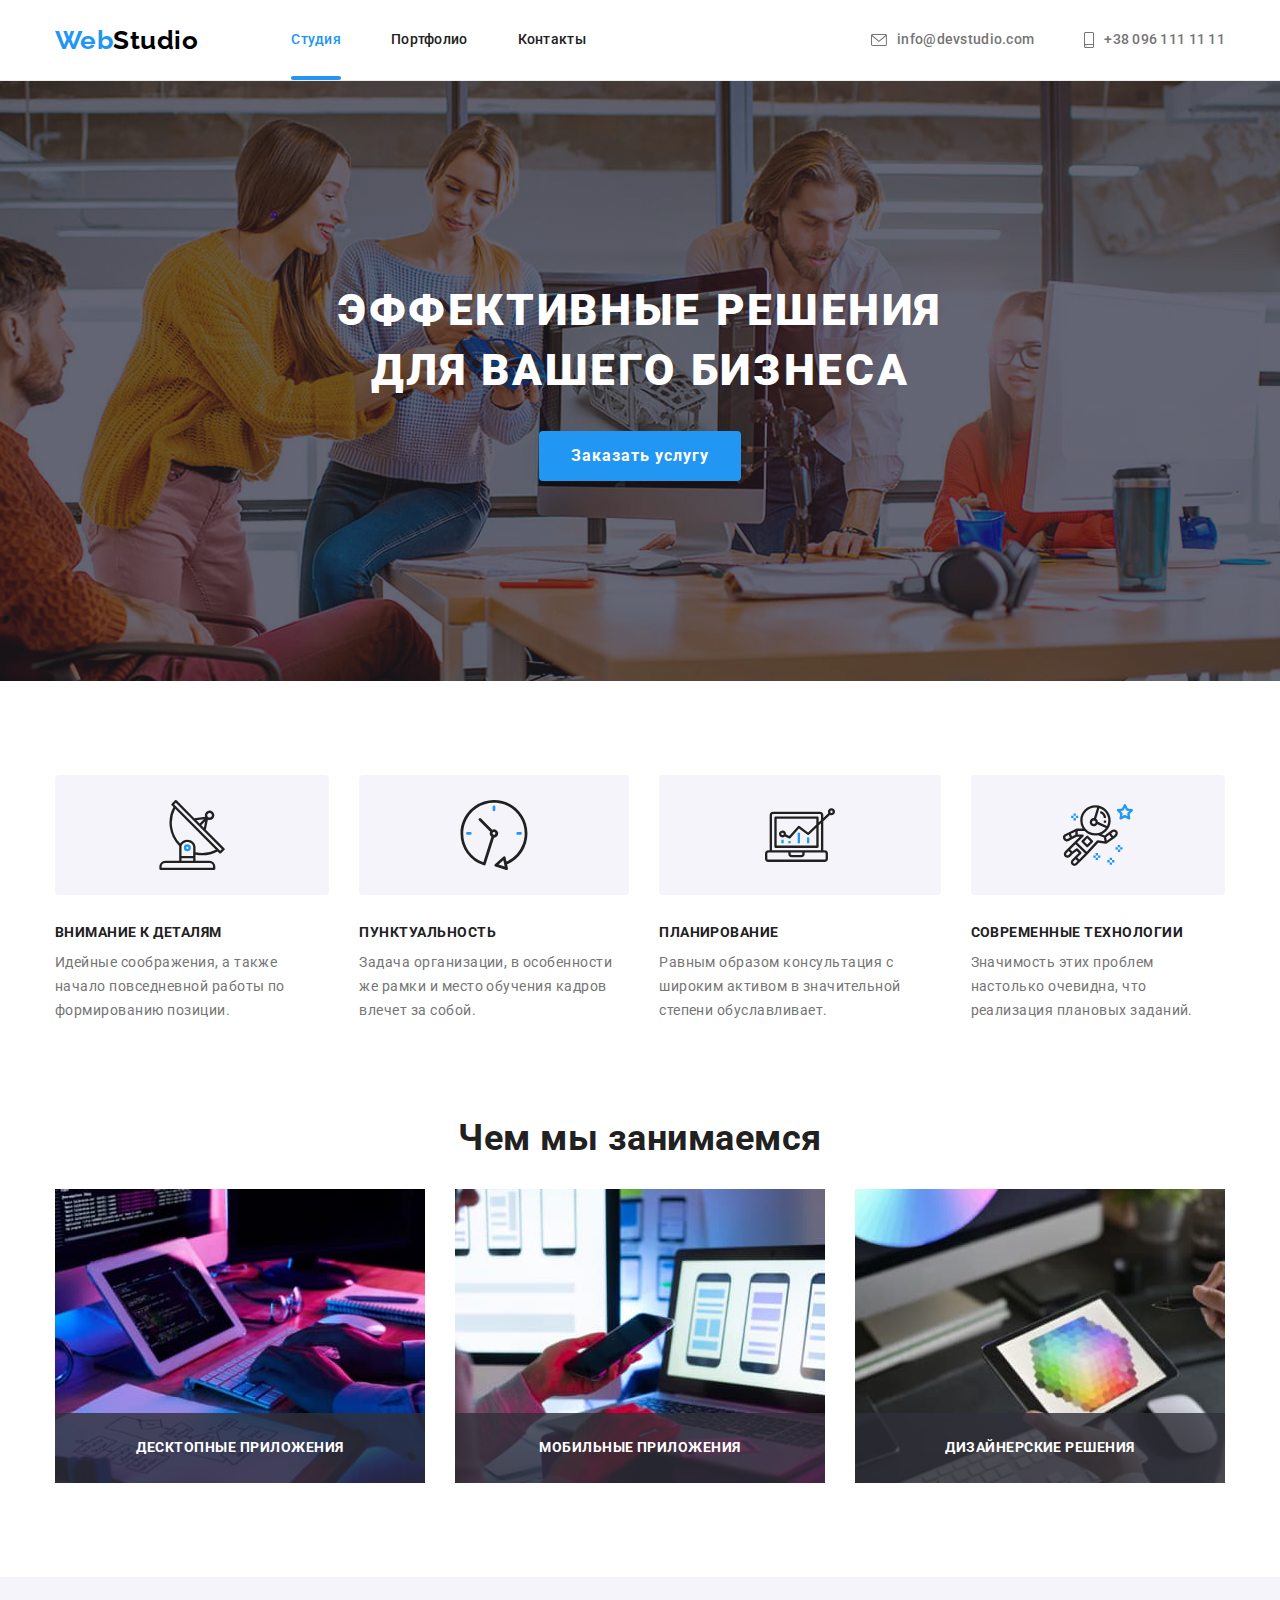
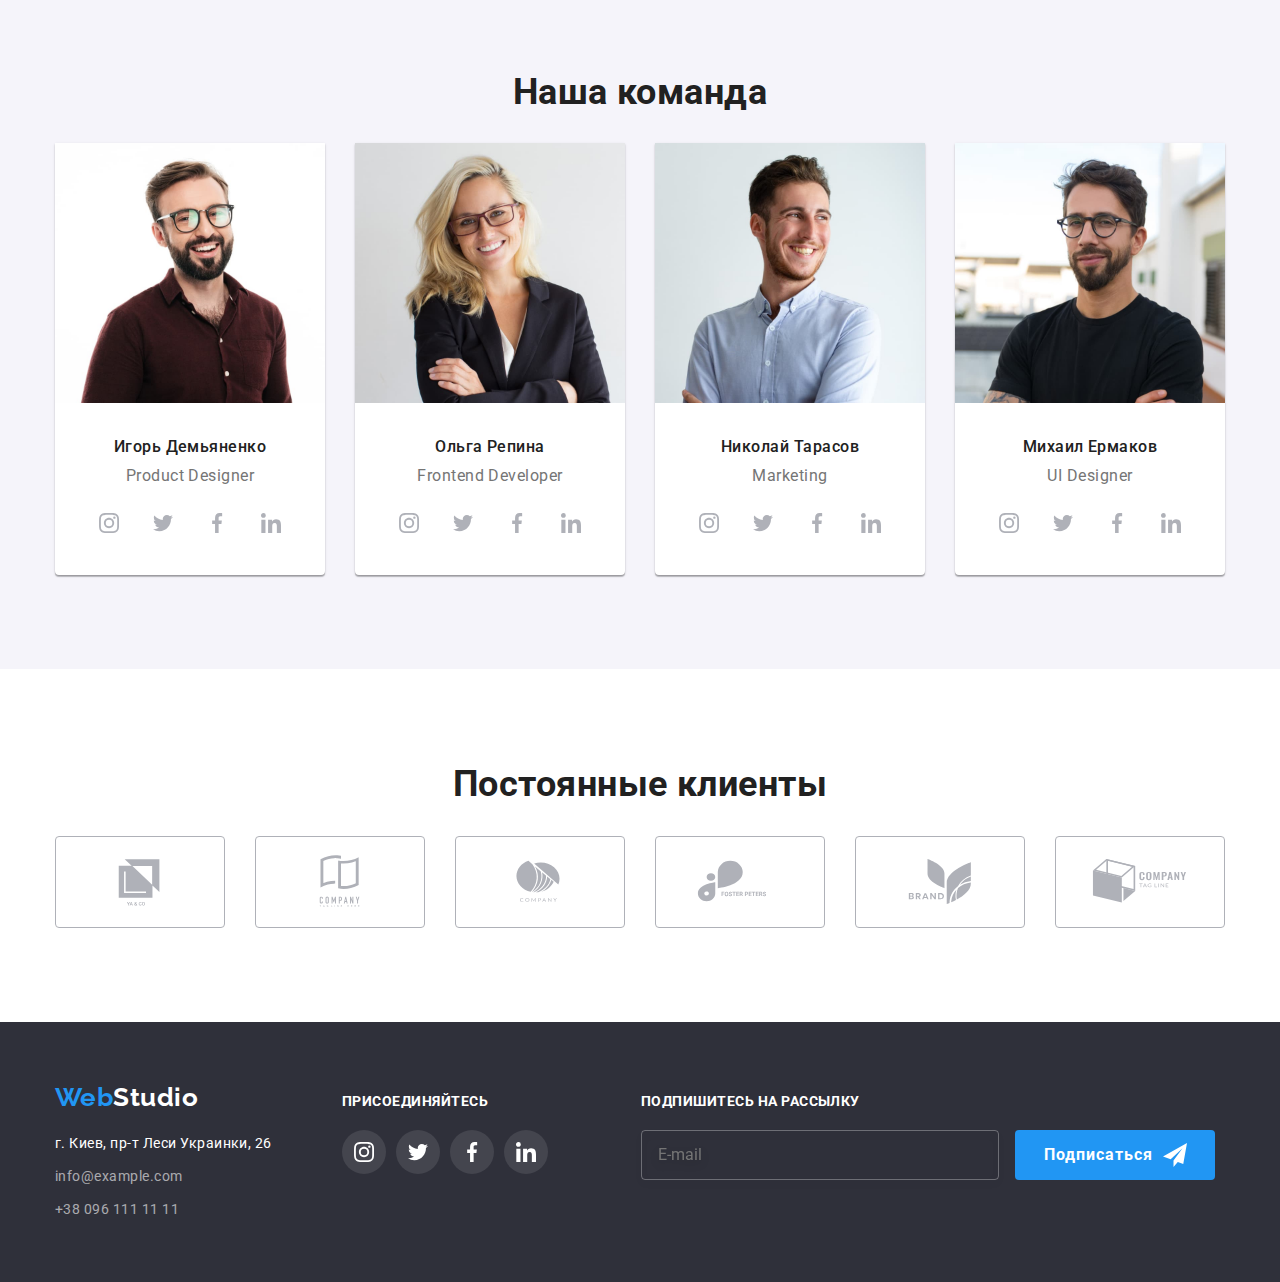
<file: index.html>
<!DOCTYPE html>
<html lang="ru">

<head>
    <meta charset="UTF-8">
    <meta http-equiv="X-UA-Compatible" content="IE=edge">
    <meta name="viewport" content="width=device-width, initial-scale=1.0">
    <title>WebStudio</title>
    <link rel="preconnect" href="https://fonts.googleapis.com">
    <link rel="preconnect" href="https://fonts.gstatic.com" crossorigin>
    <link
        href="https://fonts.googleapis.com/css2?family=Raleway:wght@700&family=Roboto:wght@400;500;700;900&display=swap"
        rel="stylesheet">
    <link rel="stylesheet"
        href="https://cdnjs.cloudflare.com/ajax/libs/modern-normalize/1.1.0/modern-normalize.min.css">
    <link rel="stylesheet" href="./css/styles.css">
</head>

<body class="page">
    <!--Шапка-->
    <header class="page-header">
        <div class="container nav">
            <nav class="main-nav">
                <a lang="en" href="./index.html" class="logo"><span class="logo-type">Web</span>Studio</a>
                <ul class="site-nav list">
                    <li class="item"><a href="./index.html" class="site-nav-link current">Студия</a></li>
                    <li class="item"><a href="./portfolio.html" class="site-nav-link">Портфолио</a></li>
                    <li class="item"><a href="" class="site-nav-link">Контакты</a></li>
                </ul>
            </nav>
            <ul class="contacts-nav list">
                <li class="item">
                    <a lang="en" href="mailto:info@devstudio.com" class="contact">
                        <svg class="contact-icon">
                            <use href="./images/sprite.svg#icon-letter"></use>
                        </svg>info@devstudio.com
                    </a>
                </li>
                <li class="item">
                    <a href="tel:+380961111111" class="contact">
                        <svg class="contact-icon tel">
                            <use href="./images/sprite.svg#icon-smartphone"></use>
                        </svg>+38 096 111 11 11
                    </a>
                </li>
            </ul>
        </div>
    </header>
    <!-- Главный контент -->
    <main>
        <!--Герой-->
        <section class="hero">
            <h1 class="hero-title">Эффективные решения <br>для вашего бизнеса</h1>
            <button type="button" class="button-hero" data-modal-open>Заказать услугу</button>
        </section>
        <!--Особенности-->
        <section class="section features">
            <div class="container features">
                <h2 class="section-title" hidden>Особенности</h2>
                <ul class="features-list list">
                    <li class="item">
                        <div class="features-icon-bg">
                            <svg class="icon attention">
                                <use href="./images/sprite.svg#icon-antenna"></use>
                            </svg>
                        </div>
                        <h3 class="title">Внимание к деталям</h3>
                        <p class="features-text">Идейные соображения, а также начало повседневной работы по формированию
                            позиции.</p>
                    </li>
                    <li class="item">
                        <div class="features-icon-bg">
                            <svg class="icon punctuality">
                                <use href="./images/sprite.svg#icon-clock"></use>
                            </svg>
                        </div>
                        <h3 class="title">Пунктуальность</h3>
                        <p class="features-text">Задача организации, в особенности же рамки и место обучения кадров
                            влечет за собой.</p>
                    </li>
                    <li class="item">
                        <div class="features-icon-bg">
                            <svg class="icon plan">
                                <use href="./images/sprite.svg#icon-diagram"></use>
                            </svg>
                        </div>
                        <h3 class="title">Планирование</h3>
                        <p class="features-text">Равным образом консультация с широким активом в значительной степени
                            обуславливает.</p>
                    </li>
                    <li class="item">
                        <div class="features-icon-bg">
                            <svg class="icon technology">
                                <use href="./images/sprite.svg#icon-astronaut"></use>
                            </svg>
                        </div>
                        <h3 class="title">Современные технологии</h3>
                        <p class="features-text">Значимость этих проблем настолько очевидна, что реализация плановых
                            заданий.</p>
                    </li>
                </ul>
            </div>
        </section>
        <!--Чем занимаются-->
        <section class="section abilities">
            <div class="container abilities">
                <h2 class="section-title">Чем мы занимаемся</h2>
                <ul class="abilities-list list">
                    <li class="item">
                        <div class="item-overlay">
                            <img src="./images/whatwedo/layout.jpg" alt="Верстка" width="370">
                            <h3 class="item-title">Десктопные приложения</h3>
                        </div>
                    </li>
                    <li class="item">
                        <div class="item-overlay">
                            <img src="./images/whatwedo/styling.jpg" alt="Дизайн" width="370">
                            <h3 class="item-title">Мобильные приложения</h3>
                        </div>
                    </li>
                    <li class="item">
                        <div class="item-overlay">
                            <img src="./images/whatwedo/decor.jpg" alt="Оформление" width="370">
                            <h3 class="item-title">Дизайнерские решения</h3>
                        </div>
                    </li>
                </ul>
            </div>
        </section>
        <!--Команда-->
        <section class="section team">
            <div class="container">
                <h2 class="section-title">Наша команда</h2>
                <ul class="team-list list">
                    <li class="item">
                        <img src="./images/team/igor.jpg" alt="Фото Игорь Демьяненко" width="270" class="photo">
                        <div class="item-name">
                            <h3 class="title">Игорь Демьяненко</h3>
                            <p lang="en" class="profession">Product Designer</p>
                            <ul class="social-links list">
                                <li class="link-item"><a class="link" href="https://www.instagram.com/" target="_blank" rel="noopener noreferrer">
                                        <svg class="link-icon">
                                            <use href="./images/sprite.svg#icon-instagram"></use>
                                        </svg>
                                    </a>
                                </li>
                                <li class="link-item"><a class="link" href="https://twitter.com/" target="_blank" rel="noopener noreferrer">
                                        <svg class="link-icon">
                                            <use href="./images/sprite.svg#icon-twitter"></use>
                                        </svg>
                                    </a>
                                </li>
                                <li class="link-item"><a class="link" href="https://facebook.com/" target="_blank" rel="noopener noreferrer">
                                        <svg class="link-icon">
                                            <use href="./images/sprite.svg#icon-facebook"></use>
                                        </svg>
                                    </a>
                                </li>
                                <li class="link-item"><a class="link likedin" href="https://www.linkedin.com/" target="_blank"
                                        rel="noopener noreferrer">
                                        <svg class="link-icon">
                                            <use href="./images/sprite.svg#icon-linkedin"></use>
                                        </svg>
                                    </a>
                                </li>
                            </ul>
                        </div>
                    </li>
                    <li class="item">
                        <img src="./images/team/olga.jpg" alt="Фото Ольга Репина" width="270" class="photo">
                        <div class="item-name">
                            <h3 class="title">Ольга Репина</h3>
                            <p lang="en" class="profession">Frontend Developer</p>
                            <ul class="social-links list">
                                <li class="link-item"><a class="link" href="https://www.instagram.com/" target="_blank" rel="noopener noreferrer">
                                        <svg class="link-icon">
                                            <use href="./images/sprite.svg#icon-instagram"></use>
                                        </svg>
                                    </a>
                                </li>
                                <li class="link-item"><a class="link" href="https://twitter.com/" target="_blank" rel="noopener noreferrer">
                                        <svg class="link-icon">
                                            <use href="./images/sprite.svg#icon-twitter"></use>
                                        </svg>
                                    </a>
                                </li>
                                <li class="link-item"><a class="link" href="https://facebook.com/" target="_blank" rel="noopener noreferrer">
                                        <svg class="link-icon">
                                            <use href="./images/sprite.svg#icon-facebook"></use>
                                        </svg>
                                    </a>
                                </li>
                                <li class="link-item"><a class="link likedin" href="https://www.linkedin.com/" target="_blank"
                                        rel="noopener noreferrer">
                                        <svg class="link-icon">
                                            <use href="./images/sprite.svg#icon-linkedin"></use>
                                        </svg>
                                    </a>
                                </li>
                            </ul>
                        </div>
                    </li>
                    <li class="item">
                        <img src="./images/team/nikolay.jpg" alt="Фото Николай Тарасов" width="270" class="photo">
                        <div class="item-name">
                            <h3 class="title">Николай Тарасов</h3>
                            <p lang="en" class="profession">Marketing</p>
                            <ul class="social-links list">
                                <li class="link-item"><a class="link" href="https://www.instagram.com/" target="_blank" rel="noopener noreferrer">
                                        <svg class="link-icon">
                                            <use href="./images/sprite.svg#icon-instagram"></use>
                                        </svg>
                                    </a>
                                </li>
                                <li class="link-item"><a class="link" href="https://twitter.com/" target="_blank" rel="noopener noreferrer">
                                        <svg class="link-icon">
                                            <use href="./images/sprite.svg#icon-twitter"></use>
                                        </svg>
                                    </a>
                                </li>
                                <li class="link-item"><a class="link" href="https://facebook.com/" target="_blank" rel="noopener noreferrer">
                                        <svg class="link-icon">
                                            <use href="./images/sprite.svg#icon-facebook"></use>
                                        </svg>
                                    </a>
                                </li>
                                <li class="link-item"><a class="link likedin" href="https://www.linkedin.com/" target="_blank"
                                        rel="noopener noreferrer">
                                        <svg class="link-icon">
                                            <use href="./images/sprite.svg#icon-linkedin"></use>
                                        </svg>
                                    </a>
                                </li>
                            </ul>
                        </div>
                    </li>
                    <li class="item">
                        <img src="./images/team/michael.jpg" alt="Фото Михаил Ермаков" width="270" class="photo">
                        <div class="item-name">
                            <h3 class="title">Михаил Ермаков</h3>
                            <p lang="en" class="profession">UI Designer</p>
                            <ul class="social-links list">
                                <li class="link-item"><a class="link" href="https://www.instagram.com/" target="_blank" rel="noopener noreferrer">
                                        <svg class="link-icon">
                                            <use href="./images/sprite.svg#icon-instagram"></use>
                                        </svg>
                                    </a>
                                </li>
                                <li class="link-item"><a class="link" href="https://twitter.com/" target="_blank" rel="noopener noreferrer">
                                        <svg class="link-icon">
                                            <use href="./images/sprite.svg#icon-twitter"></use>
                                        </svg>
                                    </a>
                                </li>
                                <li class="link-item"><a class="link" href="https://facebook.com/" target="_blank" rel="noopener noreferrer">
                                        <svg class="link-icon">
                                            <use href="./images/sprite.svg#icon-facebook"></use>
                                        </svg>
                                    </a>
                                </li>
                                <li class="link-item"><a class="link likedin" href="https://www.linkedin.com/" target="_blank"
                                        rel="noopener noreferrer">
                                        <svg class="link-icon">
                                            <use href="./images/sprite.svg#icon-linkedin"></use>
                                        </svg>
                                    </a>
                                </li>
                            </ul>
                        </div>
                    </li>
                </ul>
            </div>
        </section>
        <!-- Клиенты -->
        <section class="section clients">
            <div class="container">
                <h2 class="section-title">Постоянные клиенты</h2>
                <ul class="clients-list list">
                    <li class="client-item">
                        <a class="client-link" href="">
                            <svg class="client-icon">
                                <use href="./images/sprite.svg#icon-company1"></use>
                            </svg>
                        </a>
                    </li>
                    <li class="client-item">
                        <a class="client-link" href="">
                            <svg class="client-icon">
                                <use href="./images/sprite.svg#icon-company2"></use>
                            </svg>
                        </a>
                    </li>
                    <li class="client-item">
                        <a class="client-link" href="">
                            <svg class="client-icon">
                                <use href="./images/sprite.svg#icon-company3"></use>
                            </svg>
                        </a>
                    </li>
                    <li class="client-item">
                        <a class="client-link" href="">
                            <svg class="client-icon">
                                <use href="./images/sprite.svg#icon-company4"></use>
                            </svg>
                        </a>
                    </li>
                    <li class="client-item">
                        <a class="client-link" href="">
                            <svg class="client-icon">
                                <use href="./images/sprite.svg#icon-company5"></use>
                            </svg>
                        </a>
                    </li>
                    <li class="client-item">
                        <a class="client-link" href="">
                            <svg class="client-icon">
                                <use href="./images/sprite.svg#icon-company6"></use>
                            </svg>
                        </a>
                    </li>
                </ul>
            </div>
        </section>
    </main>
    <!--Футер-->
    <footer class="footer">
        <div class="container">
            <div class="footer-adress">
                <a lang="en" href="./index.html" class="logo-footer"><span class="logo-type">Web</span>Studio</a>
                <address class="address">
                    <ul class="address-list list">
                        <li class="item"><a href="https://goo.gl/maps/7h8aDrKKwfjGKreX9" target="_blank" rel="noopener noreferrer"
                                class="address-nav">г. Киев, пр-т
                                Леси Украинки, 26</a> </li>
                        <li class="item"><a href="mailto:info@devstudio.com" class="contact-footer mail">info@example.com</a> </li>
                        <li class="item"><a href="tel:+380961111111" class="contact-footer">+38 096 111 11 11</a> </li>
                    </ul>
                </address>
            </div>
            <div class="social-footer">
                <h2 class="title">присоединяйтесь</h2>
                <ul class="link-footer list">
                    <li class="link-item">
                        <a class="link" href="https://www.instagram.com/" target="_blank" rel="noopener noreferrer">
                            <svg class="link-icon">
                                <use href="./images/sprite.svg#icon-instagram"></use>
                            </svg>
                        </a>
                    </li>
                    <li class="link-item">
                        <a class="link" href="https://twitter.com/" target="_blank" rel="noopener noreferrer">
                            <svg class="link-icon">
                                <use href="./images/sprite.svg#icon-twitter"></use>
                            </svg>
                        </a>
                    </li>
                    <li class="link-item">
                        <a class="link" href="https://facebook.com/" target="_blank" rel="noopener noreferrer">
                            <svg class="link-icon">
                                <use href="./images/sprite.svg#icon-facebook"></use>
                            </svg>
                        </a>
                    </li>
                    <li class="link-item">
                        <a class="link" href="https://www.linkedin.com/" target="_blank" rel="noopener noreferrer">
                            <svg class="link-icon">
                                <use href="./images/sprite.svg#icon-linkedin"></use>
                            </svg>
                        </a>
                    </li>
                </ul>
            </div>
            <div class="distribution">
                <h2 class="distribution-title">Подпишитесь на рассылку</h2>
                <input type="email" placeholder="E-mail" class="distribution-input">
                <button type="submit" class="distribution-button">Подписаться
                    <svg class="distribution-icon">
                        <use href="./images/sprite.svg#icon-send"></use>
                    </svg>
                </button>
            </div>
        </div>
    </footer>

    <div class="backdrop is-hidden" data-modal>
        <div class="modal">
            <button class="modal-close" data-modal-close>
                <svg class="close-icon">
                    <use href="./images/sprite.svg#icon-close"></use>
                </svg>
            </button>
            <form class="user-form" autocomplete="off">
                <h2 class="title">Оставьте свои данные, мы вам перезвоним</h2>
                <label class="user-field">
                    <span class="user-label">Имя</span>
                    <input type="text" name="first-name" class="user-input">
                    <svg class="form-icon">
                        <use href="./images/sprite.svg#icon-person"></use>
                    </svg>
                </label>
                <label class="user-field">
                    <span class="user-label">Телефон</span>
                    <input type="tel" name="tel" class="user-input">
                    <svg class="form-icon">
                        <use href="./images/sprite.svg#icon-phone"></use>
                    </svg>
                </label>
                <label class="user-field">
                    <span class="user-label">Почта</span>
                    <input type="email" name="email" class="user-input">
                    <svg class="form-icon">
                        <use href="./images/sprite.svg#icon-email"></use>
                    </svg>
                </label>
                <label class="user-comment">
                    <span class="comment">Комментарий</span>
                    <textarea name="comment" rows="10" placeholder="Введите текст"></textarea>
                </label>
                <label class="user-argeement">
                    <div class="checkbox-container">
                        <input type="checkbox" name="agreement" class="agreement-checkbox">
                        <svg class="checkbox-icon">
                            <use href="./images/sprite.svg#icon-check"></use>
                        </svg>
                        <span class="checkbox-unchecked"></span>
                    </div>
                    <span class="text-agreement">Соглашаюсь с рассылкой и принимаю <a href="" class="agreement-link">Условия договора</a></span>
                </label>
                <div class="form-button">
                    <button type="submit" class="user-submit">Отправить</button>
                </div>
            </form>
        </div>
    </div>

    <script src="./js/modal.js"></script>
</body>

</html>
</file>
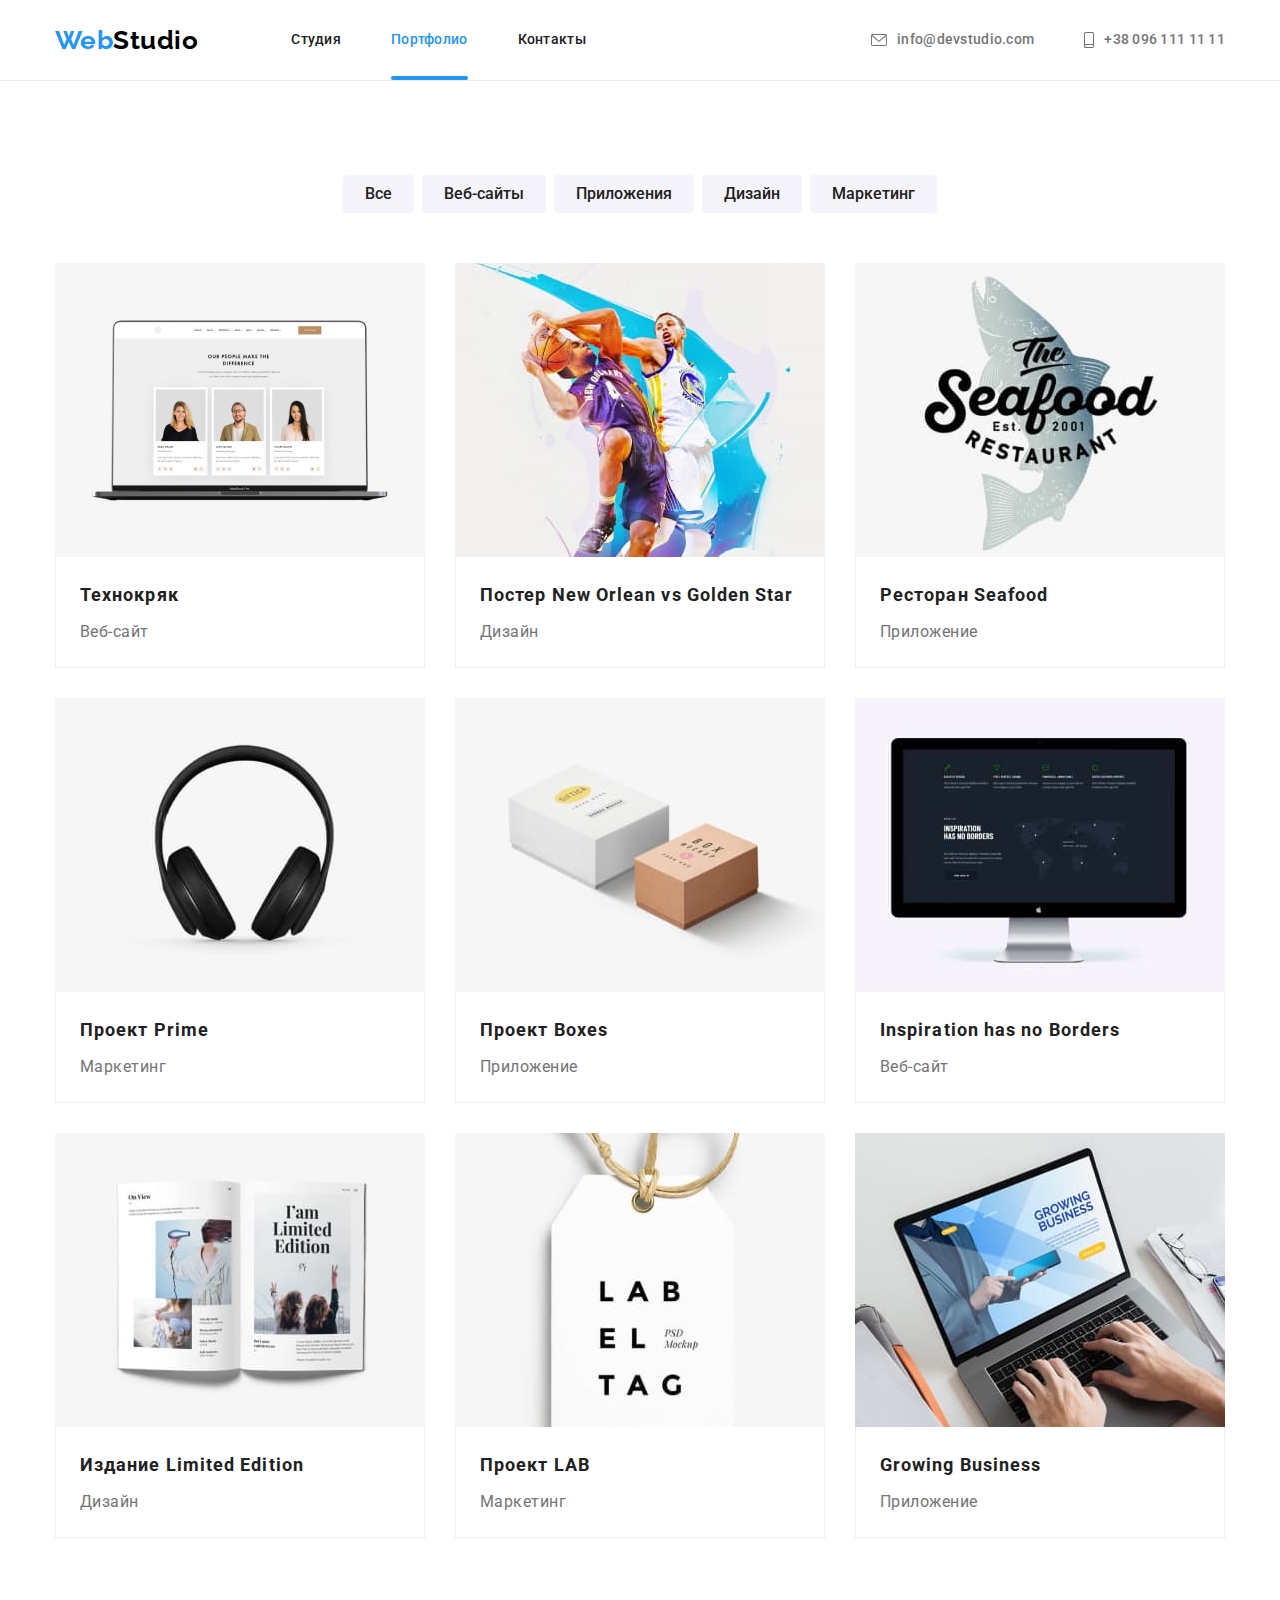
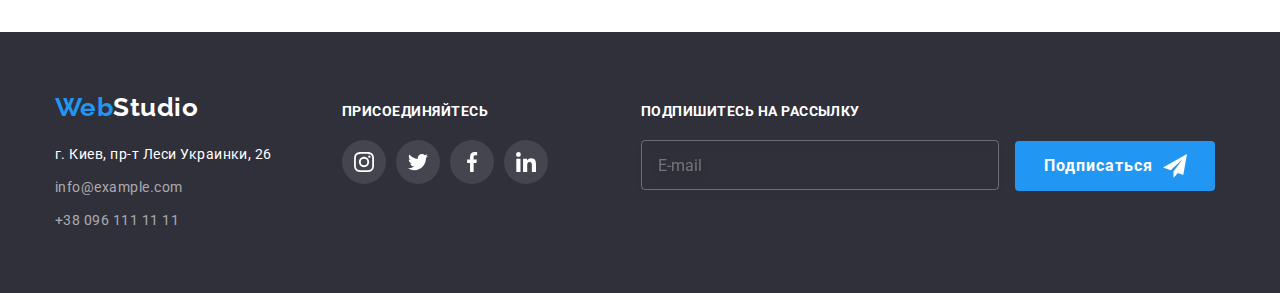
<file: portfolio.html>
<!DOCTYPE html>
<html lang="ru">

<head>
    <meta charset="UTF-8">
    <meta http-equiv="X-UA-Compatible" content="IE=edge">
    <meta name="viewport" content="width=device-width, initial-scale=1.0">
    <title>WebStudio</title>
    <link rel="preconnect" href="https://fonts.googleapis.com">
    <link rel="preconnect" href="https://fonts.gstatic.com" crossorigin>
    <link
        href="https://fonts.googleapis.com/css2?family=Raleway:wght@700&family=Roboto:wght@400;500;700;900&display=swap"
        rel="stylesheet">
    <link rel="stylesheet"
        href="https://cdnjs.cloudflare.com/ajax/libs/modern-normalize/1.1.0/modern-normalize.min.css">
    <link rel="stylesheet" href="./css/styles.css">
</head>

<body class="page">
    <!--Шапка-->
    <header class="page-header">
        <div class="container nav">
            <nav class="main-nav">
                <a lang="en" href="./index.html" class="logo"><span class="logo-type">Web</span>Studio</a>
                <ul class="site-nav list">
                    <li class="item"><a href="./index.html" class="site-nav-link">Студия</a></li>
                    <li class="item"><a href="./portfolio.html" class="site-nav-link current">Портфолио</a></li>
                    <li class="item"><a href="" class="site-nav-link">Контакты</a></li>
                </ul>
            </nav>
            <ul class="contacts-nav list">
                <li class="item">
                    <a lang="en" href="mailto:info@devstudio.com" class="contact">
                        <svg class="contact-icon">
                            <use href="./images/sprite.svg#icon-letter"></use>
                        </svg>info@devstudio.com
                    </a>
                </li>
                <li class="item">
                    <a href="tel:+380961111111" class="contact">
                        <svg class="contact-icon tel">
                            <use href="./images/sprite.svg#icon-smartphone"></use>
                        </svg>+38 096 111 11 11
                    </a>
                </li>
            </ul>
        </div>
    </header>
    <!-- Главный контент -->
    <main>
        <section class="portfolio">
            <div class="container works">
                <h1 class="portfolio-title" hidden>Портфолио</h1>
                <!-- Фильтр -->
                <ul class="filter list">
                    <li class="item"><button type="button" class="button-filter">Все</button></li>
                    <li class="item"><button type="button" class="button-filter">Веб-сайты</button></li>
                    <li class="item"><button type="button" class="button-filter">Приложения</button></li>
                    <li class="item"><button type="button" class="button-filter">Дизайн</button></li>
                    <li class="item"><button type="button" class="button-filter">Маркетинг</button></li>
                </ul>
                <!-- Проекты -->
                <ul class="projects list">
                    <li class="item">
                        <a class="projects-link" href="">
                            <div class="item-overlay">
                                <img src="./images/portfolio/technoquack.jpg" alt="Ноутбук с открытой веб-страницей Технокряк" width="370"
                                    class="photo">
                                <p class="item-description">Ресурс предлагает комплексные предложения с разным уровнем функционала и сервисов. Все это позволит посетителю получить
                                исчерпывающие сведения о компании или частном лице.</p>
                            </div>
                            <div class="item-name">
                                <h2 class="project-title">Технокряк</h2>
                            <p class="projects-direction">Веб-сайт</p>
                            </div>
                        </a>
                    </li>
                    <li class="item">
                        <a class="projects-link" href="">
                            <div class="item-overlay">
                                <img src="./images/portfolio/poster.jpg" alt="Постер с двумя игроками НБА" width="370" class="photo">
                                <p class="item-description">Ресурс предлагает комплексные предложения с разным уровнем функционала и сервисов. Все это
                                    позволит посетителю получить
                                    исчерпывающие сведения о компании или частном лице.</p>
                            </div>
                            <div class="item-name">
                                <h2 class="project-title">Постер New Orlean vs Golden Star</h2>
                            <p class="projects-direction">Дизайн</p>
                            </div>
                        </a>
                    </li>
                    <li class="item">
                        <a class="projects-link" href="">
                            <div class="item-overlay">
                                <img src="./images/portfolio/seafood.jpg" alt="Логотип ресторана seafood" width="370" class="photo">
                                <p class="item-description">Ресурс предлагает комплексные предложения с разным уровнем функционала и сервисов. Все это
                                    позволит посетителю получить
                                    исчерпывающие сведения о компании или частном лице.</p>
                            </div>
                            <div class="item-name">
                                <h2 class="project-title">Ресторан Seafood</h2>
                            <p class="projects-direction">Приложение</p>
                            </div>
                        </a>
                    </li>
                    <li class="item">
                        <a class="projects-link" href="">
                            <div class="item-overlay">
                                <img src="./images/portfolio/prime.jpg" alt="Черные наушники" width="370" class="photo">
                                <p class="item-description">Ресурс предлагает комплексные предложения с разным уровнем функционала и сервисов. Все это
                                    позволит посетителю получить
                                    исчерпывающие сведения о компании или частном лице.</p>
                            </div>
                            <div class="item-name">
                                <h2 class="project-title">Проект Prime</h2>
                            <p class="projects-direction">Маркетинг</p>
                            </div>
                        </a>
                    </li>
                    <li class="item">
                        <a class="projects-link" href="">
                            <div class="item-overlay">
                                <img src="./images/portfolio/boxes.jpg" alt="Две картонные коробки" width="370" class="photo">
                                <p class="item-description">Ресурс предлагает комплексные предложения с разным уровнем функционала и сервисов. Все это
                                    позволит посетителю получить
                                    исчерпывающие сведения о компании или частном лице.</p>
                            </div>
                            <div class="item-name">
                                <h2 class="project-title">Проект Boxes</h2>
                            <p class="projects-direction">Приложение</p>
                            </div>
                        </a>
                    </li>
                    <li class="item">
                        <a class="projects-link" href="">
                            <div class="item-overlay">
                                <img src="./images/portfolio/website.jpg" alt="Монитор с открытым сайтом" width="370" class="photo">
                                <p class="item-description">Ресурс предлагает комплексные предложения с разным уровнем функционала и сервисов. Все это
                                    позволит посетителю получить
                                    исчерпывающие сведения о компании или частном лице.</p>
                            </div>
                            <div class="item-name">
                                <h2 lang="en" class="project-title">Inspiration has no Borders</h2>
                            <p class="projects-direction">Веб-сайт</p>
                            </div>
                        </a>
                    </li>
                    <li class="item">
                        <a class="projects-link" href="">
                            <div class="item-overlay">
                                <img src="./images/portfolio/magazine.jpg" alt="Раскрытый журнал" width="370" class="photo">
                                <p class="item-description">Ресурс предлагает комплексные предложения с разным уровнем функционала и сервисов. Все это
                                    позволит посетителю получить
                                    исчерпывающие сведения о компании или частном лице.</p>
                            </div>
                            <div class="item-name">
                                <h2 class="project-title">Издание Limited Edition</h2>
                            <p class="projects-direction">Дизайн</p>
                            </div>
                        </a>
                    </li>
                    <li class="item">
                        <a class="projects-link" href="">
                            <div class="item-overlay">
                                <img src="./images/portfolio/lab.jpg" alt="Бирка с названием проекта для компании LAB" width="370" class="photo">
                                <p class="item-description">Ресурс предлагает комплексные предложения с разным уровнем функционала и сервисов. Все это
                                    позволит посетителю получить
                                    исчерпывающие сведения о компании или частном лице.</p>
                            </div>
                            <div class="item-name">
                                <h2 class="project-title">Проект LAB</h2>
                            <p class="projects-direction">Маркетинг</p>
                            </div>
                        </a>
                    </li>
                    <li class="item">
                        <a class="projects-link" href="">
                            <div class="item-overlay">
                                <img src="./images/portfolio/business.jpg" alt="Парень печатет на компьютере" width="370" class="photo">
                                <p class="item-description">Ресурс предлагает комплексные предложения с разным уровнем функционала и сервисов. Все это
                                    позволит посетителю получить
                                    исчерпывающие сведения о компании или частном лице.</p>
                            </div>
                            <div class="item-name">
                                <h2 lang="en" class="project-title">Growing Business</h2>
                            <p class="projects-direction">Приложение</p>
                            </div>
                        </a>
                    </li>
                </ul>
            </div>
        </section>
    </main>
    <!--Футер-->
        <footer class="footer">
            <div class="container">
                <div class="footer-adress">
                    <a lang="en" href="./index.html" class="logo-footer"><span class="logo-type">Web</span>Studio</a>
                    <address class="address">
                        <ul class="address-list list">
                            <li class="item"><a href="https://goo.gl/maps/7h8aDrKKwfjGKreX9" target="_blank"
                                    rel="noopener noreferrer" class="address-nav">г. Киев, пр-т
                                    Леси Украинки, 26</a> </li>
                            <li class="item"><a href="mailto:info@devstudio.com"
                                    class="contact-footer mail">info@example.com</a> </li>
                            <li class="item"><a href="tel:+380961111111" class="contact-footer">+38 096 111 11 11</a> </li>
                        </ul>
                    </address>
                </div>
                <div class="social-footer">
                    <h2 class="title">присоединяйтесь</h2>
                    <ul class="link-footer list">
                        <li class="link-item">
                            <a class="link" href="https://www.instagram.com/" target="_blank" rel="noopener noreferrer">
                                <svg class="link-icon">
                                    <use href="./images/sprite.svg#icon-instagram"></use>
                                </svg>
                            </a>
                        </li>
                        <li class="link-item">
                            <a class="link" href="https://twitter.com/" target="_blank" rel="noopener noreferrer">
                                <svg class="link-icon">
                                    <use href="./images/sprite.svg#icon-twitter"></use>
                                </svg>
                            </a>
                        </li>
                        <li class="link-item">
                            <a class="link" href="https://facebook.com/" target="_blank" rel="noopener noreferrer">
                                <svg class="link-icon">
                                    <use href="./images/sprite.svg#icon-facebook"></use>
                                </svg>
                            </a>
                        </li>
                        <li class="link-item">
                            <a class="link" href="https://www.linkedin.com/" target="_blank" rel="noopener noreferrer">
                                <svg class="link-icon">
                                    <use href="./images/sprite.svg#icon-linkedin"></use>
                                </svg>
                            </a>
                        </li>
                    </ul>
                </div>
                <div class="distribution">
                    <h2 class="distribution-title">Подпишитесь на рассылку</h2>
                    <input type="email" placeholder="E-mail" class="distribution-input">
                    <button type="submit" class="distribution-button">Подписаться
                        <svg class="distribution-icon">
                            <use href="./images/sprite.svg#icon-send"></use>
                        </svg>
                    </button>
                </div>
            </div>
        </footer>
</body>

</html>
</file>
<file: css/styles.css>
:root {
    --primary-text-color: #757575;
    --text-title-color: #212121;
    --accent-color: #2196F3;
    --primary-bg-color: #FFFFFF;
    --secondary-bg-color: #F5F4FA;
    --secondary-text-color: #FFFFFF;
}

/* Styles for index.html */

.page {
    background-color: var(--primary-bg-color);
    color: var(--primary-text-color);
    font-family: Roboto, sans-serif;
    letter-spacing: 0.03em;
}

.list {
    list-style: none;
    margin-top: 0;
    margin-bottom: 0;
    padding: 0;
}

/* Page Header */

.container {
    width: 1200px;
    margin: 0 auto;
    padding: 0 15px;
}

/* Logo */

.logo {
    color: #000000;
    font-family: Raleway, sans-serif;
    font-weight: 700;
    font-size: 26px;
    line-height: 1.19;
    text-decoration: none;
}

.logo-type {
    color: var(--accent-color);
}

/* Site-nav */
.page-header {
    border-bottom: 1px solid #ECECEC;
}

.container.nav {
    display: flex;
    align-items: center;
}

.main-nav {
    display: flex;
    align-items: center;
}

.main-nav .logo {
    margin-right: 93px;
}

.site-nav {
    display: flex;
}

.site-nav .item:not(:last-child) {
    margin-right: 50px;
}

.site-nav-link {
    display: block;
    padding-top: 32px;
    padding-bottom: 32px;
    position: relative;

    color: var(--text-title-color);
    font-weight: 500;
    font-size: 14px;
    line-height: 1.14;
    letter-spacing: 0.02em;
    text-decoration: none;

    transition: color 250ms cubic-bezier(0.4, 0, 0.2, 1);
}

.site-nav-link:hover,
.site-nav-link:focus {
    color: var(--accent-color);
}

.site-nav-link.current {
    color: var(--accent-color);
}

.site-nav-link.current::after {
    display: inline-block;
    position: absolute;
    bottom: 0;
    left: 0;
    content: '';
    width: 100%;
    height: 4px;
    background-color: var(--accent-color);
    border-radius: 2px;
}

/* Contacts-nav */
.contacts-nav {
    display: flex;
    margin-left: auto;
}

.contacts-nav .item+.item {
    margin-left: 50px;
}

.contacts-nav .contact {
    display: flex;
    padding-top: 32px;
    padding-bottom: 32px;
    align-items: center;

    color: var(--primary-text-color);
    font-weight: 500;
    font-size: 14px;
    line-height: 1.14;
    letter-spacing: 0.02em;
    text-decoration: none;

    transition: color 250ms cubic-bezier(0.4, 0, 0.2, 1);
}

.contacts-nav .contact:hover,
.contacts-nav .contact:focus {
    color: var(--accent-color);
}

.contact-icon {
    width: 16px;
    height: 12px;
    margin-right: 10px;
    fill: currentColor;
}
.contact-icon.tel {
    width: 10px;
    height: 16px;
}
/* Hero */

.hero {
    max-width: 1600px;
    height: 600px;
    margin-left: auto;
    margin-right: auto;
    padding-top: 200px;
    padding-bottom: 200px;

    background-color: #2F303A;
    background-image: linear-gradient(to right, 
        rgba(47, 48, 58, 0.4), rgba(47, 48, 58, 0.4)),
        url(../images/hero/meeting.jpg);
    background-repeat: no-repeat;
    background-size: cover;
    background-position: center;
}

.hero-title {
    margin-top: 0;
    margin-bottom: 30px;

    color: var(--secondary-text-color);
    font-weight: 900;
    font-size: 44px;
    line-height: 1.36;
    text-align: center;
    letter-spacing: 0.06em;
    text-transform: uppercase;
}

.button-hero {
    display: flex;
    align-items: center;
    text-align: center;
    margin: 0 auto;
    min-width: 200px;
    min-height: 50px;
    border-width: 0;
    border-radius: 4px;
    padding: 10px 32px;

    background: var(--accent-color);
    color: var(--secondary-text-color);
    box-shadow: 0px 4px 4px rgba(0, 0, 0, 0.15);
    font-family: inherit;
    font-weight: 700;
    font-size: 16px;
    line-height: 1.88;
    letter-spacing: 0.06em;
    cursor: pointer;
}


.section-title {
    margin-top: 0;
    margin-bottom: 30px;

    color: var(--text-title-color);
    font-weight: 700;
    font-size: 36px;
    line-height: 1.17;
    text-align: center;
}

/* Features */

.section.features {
    padding-top: 94px;
    padding-bottom: 94px;
}
.features-list {
    display: flex;
}

.features-list .item {
    width: calc((100%-90px)/4);
}

.features-list .item:not(:last-child) {
    margin-right: 30px;
}

.features-icon-bg {
    display: flex;
    height: 120px;
    margin-bottom: 30px;
    justify-content: center;
    align-items: center;

    background-color: var(--secondary-bg-color);
    border-radius: 4px;

}

.features-list .icon {
    width: 70px;
    height: 70px;
}
.features .title {
    margin-top: 0;
    margin-bottom: 10px;

    color: var(--text-title-color);
    font-weight: 700;
    font-size: 14px;
    line-height: 1.14;
    text-transform: uppercase;
}

.features-text {
    margin-top: 0;
    margin-bottom: 0%;

    font-size: 14px;
    line-height: 1.71;
}

/* Abilities */

.section.abilities {
    padding-bottom: 94px;
}
.abilities-list {
    display: flex;
}

.abilities-list img {
    display: block;
}

.abilities-list .item:not(:last-child) {
    margin-right: 30px;
}

.abilities-list .item-overlay {
    position: relative;
}

.abilities-list .item-title {
    display: flex;
    justify-content: center;
    align-items: center;
    margin-top: 0;
    margin-bottom: 0;
    position: absolute;
    bottom: 0;
    left: 0;
    width: 100%;
    height: 70px;

    font-weight: 700;
    font-size: 14px;
    line-height: 1.14;
    text-transform: uppercase;
    
    background-color: rgba(47, 48, 58, 0.8);
    color: var(--secondary-text-color)
}
/* Team */

.section.team {
    padding-top: 94px;
    padding-bottom: 94px;
    background-color: var(--secondary-bg-color);
}

.team-list {
    display: flex;
}

.team-list .item {
    background-color: var(--primary-bg-color);
    box-shadow: 0px 1px 3px rgba(0, 0, 0, 0.12),
        0px 1px 1px rgba(0, 0, 0, 0.14),
        0px 2px 1px rgba(0, 0, 0, 0.2);
    border-radius: 0px 0px 4px 4px;
}

.team-list .item:not(:last-child) {
    margin-right: 30px;
}

.team-list .item-name {
    display: block;
    padding-top: 30px;
    padding-bottom: 30px;
}
.team-list .title {
    margin-top: 0;
    margin-bottom: 10px;

    color: var(--text-title-color);
    font-weight: 500;
    font-size: 16px;
    line-height: 1.19;
    text-align: center;
}

.team-list .profession {
    margin-top: 0;
    margin-bottom: 16px;

    font-size: 16px;
    line-height: 1.19;
    text-align: center;
}

.social-links {
    display: flex;
    justify-content: center;
}
.social-links .link {
    display: flex;
    align-items: center;
    justify-content: center;
    width: 44px;
    height: 44px;
    border-radius: 50%;
    color: #AFB1B8;

    transition: background-color 250ms cubic-bezier(0.4, 0, 0.2, 1),
    color 250ms cubic-bezier(0.4, 0, 0.2, 1);
}
.social-links .link-item:not(:last-child) {
    margin-right: 10px;
}

.social-links .link:hover {
    background-color: var(--accent-color);
    color: var(--primary-bg-color);
}
.social-links .link-icon {
    width: 20px;
    height: 20px;
    fill: currentColor;
}

/* Clients */

.section.clients {
    padding-top: 94px;
    padding-bottom: 94px;
}

.clients-list {
    display: flex;
}

.client-link {
    display: flex;
    width: 170px;
    height: 92px;
    justify-content: center;
    align-items: center;

    border: 1px solid #AFB1B8;
    border-radius: 4px;
    color: #AFB1B8;

    transition: border-color 250ms cubic-bezier(0.4, 0, 0.2, 1),
    color 250ms cubic-bezier(0.4, 0, 0.2, 1);
}

.clients-list .client-item:not(:last-child) {
    margin-right: 30px;
}

.client-link a {
    display: block;
}
.client-link:hover,
.client-link:focus {
    border-color: var(--accent-color);
    color: var(--accent-color);
}
.client-icon {
    width: 106px;
    height: 60px;
    fill: currentColor;
}
/* Footer */

.footer {
    padding-top: 60px;
    padding-bottom: 60px;
    background-color: #2F303A;
}
.footer .container {
    display: flex;
    align-items: baseline;
}

.footer-adress {
    margin-right: 70px;
}
.logo-footer {
    display: inline-block;
    margin-bottom: 20px;

    color: var(--secondary-text-color);
    font-family: Raleway, sans-serif;
    font-weight: 700;
    font-size: 26px;
    line-height: 1.19;
    text-decoration: none;
}

.address {
    font-style: normal;
}

.address-list .item:not(:last-child) {
    margin-bottom: 9px;
}
.address-nav {
    color: var(--secondary-text-color);
    font-size: 14px;
    line-height: 1.71;
    text-decoration: none;
}

.contact-footer {
    color: rgba(255, 255, 255, 0.6);
    font-size: 14px;
    line-height: 1.71;
    text-decoration: none;

    transition: color 250ms cubic-bezier(0.4, 0, 0.2, 1);
}

.footer .contact-footer:hover,
.footer .contact-footer:focus {
    color: var(--accent-color);
}

.social-footer .title {
    margin-top: 0;
    margin-bottom: 20px;

    font-weight: 700;
    font-size: 14px;
    line-height: 1.14;
    text-transform: uppercase;
    
    color: var(--secondary-text-color);
}
.link-footer {
    display: flex;
}

.link-footer .link {
    display: flex;
    align-items: center;
    justify-content: center;
    width: 44px;
    height: 44px;
    border-radius: 50%;
    background-color: rgba(255, 255, 255, 0.1);;
    color: var(--primary-bg-color);

    transition: background-color 250ms cubic-bezier(0.4, 0, 0.2, 1);
}

.link-footer .link-item:not(:last-child) {
    margin-right: 10px;
}

.link-footer .link:hover,
.link-footer .link:focus {
    background-color: var(--accent-color);
}
.link-footer .link-icon {
    width: 20px;
    height: 20px;
    fill: currentColor;
}

.distribution {
    display: block;
    margin-left: 93px;
}

.distribution-title {
    margin-top: 0;
    margin-bottom: 20px;
    font-weight: 700;
    font-size: 14px;
    line-height: 1.14;
    text-transform: uppercase;
    
    color: var(--secondary-text-color);
}

.distribution-input {
    width: 358px;
    height: 50px;
    padding-left: 16px;

    font-size: 16px;
    line-height: 1.25;

    background-color: inherit;
    color: rgba(255, 255, 255, 0.6);
    border: 1px solid rgba(255, 255, 255, 0.3);
    border-radius: 4px;
    filter: drop-shadow(0px 4px 4px rgba(0, 0, 0, 0.15));
}

.distribution-button {
    display: inline-flex;
    margin-left: 12px;
    align-items: center;
    justify-content: center;
    text-align: center;
    letter-spacing: 0.06em;
    min-width: 200px;
    min-height: 50px;
    border-width: 0;
    border-radius: 4px;
    padding: 10px 28px;
    cursor: pointer;
    
    background: var(--accent-color);
    color: var(--secondary-text-color);
    font-weight: 700;
    font-size: 16px;
    line-height: 1.88;
}

.distribution-icon {
    margin-left: 10px;
    width: 24px;
    height: 24px;
    fill: #FFFFFF;
}

/* Styles for portfolio.html */

.portfolio {
    padding-top: 94px;
    padding-bottom: 94px;
}

.filter {
    display: flex;
    margin-bottom: 50px;
    justify-content: center;
}

.filter .item:not(:last-child) {
    margin-right: 8px;
}

.projects {
    display: flex;
    flex-wrap: wrap;
}

.projects .item {
    width: 370px;
    margin-right: 30px;
    margin-bottom: 30px;
}

.projects .item-overlay {
    position: relative;
    overflow: hidden;
}

.projects .item-description {
    margin-top: 0;
    margin-bottom: 0;
    padding-left: 24px;
    padding-right: 24px;
    padding-bottom: 63px;
    padding-top: 63px;
    position: absolute;
    bottom: 0;
    left: 0;
    width: 100%;
    height: 100%;

    font-size: 18px;
    line-height: 1.56;
    text-align: left;
    
    color: var(--secondary-text-color);
    background-color: rgba(33, 150, 243, 0.9);
    
    transform: translateY(100%);
    transition: transform 250ms cubic-bezier(0.4, 0, 0.2, 1);
}

.projects-link:hover .item-description,
.projects-link:focus .item-description {
    transform: translate(0);
}

.projects .item-name {
    padding-left: 24px;
    padding-top: 20px;
    padding-bottom: 20px;
    padding-right: 24px;

    border-bottom: 1px solid #EEEEEE;
    border-left: 1px solid #EEEEEE;
    border-right: 1px solid #EEEEEE;    
}

.projects .item:nth-child(3n) {
    margin-right: 0;
}

.projects .item:nth-last-child(-n+3) {
    margin-bottom: 0;
}

.portfolio-title,
.project-title {
    margin-top: 0;
    margin-bottom: 4px;

    color: var(--text-title-color);
    font-weight: 700;
    font-size: 18px;
    line-height: 2;
    letter-spacing: 0.06em;
    text-decoration: none;
}

.projects-link {
    display: block;
    color: var(--primary-text-color);
    text-decoration: none;
    box-shadow: none;

    transition: box-shadow 250ms cubic-bezier(0.4, 0, 0.2, 1);
}
.projects .photo {
    display: block;
}

.projects-link:hover,
.projects-link:focus {
    box-shadow: 0px 1px 1px rgba(0, 0, 0, 0.12),
    0px 4px 4px rgba(0, 0, 0, 0.06),
    1px 4px 6px rgba(0, 0, 0, 0.16);
}

.projects-direction {
    margin-top: 0;
    margin-bottom: 0;

    font-size: 16px;
    line-height: 1.88;
}

.button-filter {
    display: inline-block;
    padding: 6px 22px;
    min-height: 38px;
    border-width: 0;
    border-radius: 4px;

    background-color: var(--secondary-bg-color);
    color: var(--text-title-color);
    font-family: inherit;
    font-weight: 500;
    font-size: 16px;
    line-height: 1.63;
    text-align: center;
    cursor: pointer;

    transition: background-color 250ms cubic-bezier(0.4, 0, 0.2, 1),
    color 250ms cubic-bezier(0.4, 0, 0.2, 1),
    box-shadow 250ms cubic-bezier(0.4, 0, 0.2, 1);
}

.button-filter:hover,
.button-filter:focus,
.button-filter:active {
    background-color: var(--accent-color);
    color: var(--secondary-text-color);
    box-shadow: 0px 3px 1px rgba(0, 0, 0, 0.1),
        0px 1px 2px rgba(0, 0, 0, 0.08),
        0px 2px 2px rgba(0, 0, 0, 0.12);
}

/* Modal window */

.backdrop {
    position: fixed;
    top: 0;
    left: 0;
    width: 100%;
    height: 100%;

    background-color: rgba(0, 0, 0, 0.2);

    visibility: visible;
    opacity: 1;
    transition: opacity 250ms cubic-bezier(0.4, 0, 0.2, 1),
    visibility 250ms cubic-bezier(0.4, 0, 0.2, 1);
}

.backdrop.is-hidden {
    opacity: 0;
    visibility: hidden;
    pointer-events: none;
}

.backdrop.is-hidden .modal {
    transform: translate(-50%, -50%) scale(1.2);
}

.modal {
    display: flex;
    position: absolute;
    top: 50%;
    left: 50%;
    transform: translate(-50%, -50%) scale(1);
    opacity: 1;

    width: 528px;
    height: 581px;

    background-color: var(--primary-bg-color);
    box-shadow: 0px 1px 3px rgba(0, 0, 0, 0.12),
        0px 1px 1px rgba(0, 0, 0, 0.14),
        0px 2px 1px rgba(0, 0, 0, 0.2);
    border-radius: 4px;

    transition: transform 250ms cubic-bezier(0.4, 0, 0.2, 1);
}

.modal-close {
    position: absolute;
    top: 8px;
    right: -8px;
    transform: translate(-50%);

    display: flex;
    width: 30px;
    height: 30px;
    justify-content: center;
    align-items: center;

    background-color: var(--primary-bg-color);
    border: 1px solid rgba(0, 0, 0, 0.1);
    border-radius: 50%;

    transition: color 250ms cubic-bezier(0.4, 0, 0.2, 1);
}

.modal-close:focus,
.modal-close:hover {
    color: var(--accent-color);
    cursor: pointer;
}
.close-icon {
    width: 11px;
    height: 11px;
    fill: currentColor;
}

.user-form {
    width: 528px;
    height: 581px;
    margin-left: auto;
    margin-right: auto;
    padding: 40px;
}

.user-form .title {
    margin-top: 0;
    margin-bottom: 12px;

    font-weight: 700;
    font-size: 20px;
    line-height: 1.15;
    text-align: center;
    color: var(--text-title-color);
}

.user-field {
    position: relative;
    display: flex;
    flex-direction: column;
    margin-bottom: 10px;
}

.user-label {
    font-size: 12px;
    line-height: 1.17;
    letter-spacing: 0.01em;
    margin-bottom: 4px;
}

.user-field:focus-within .user-input {
    border-color:  var(--accent-color);
    outline: 0;
}

.user-input {
    width: 448px;
    height: 40px;
    padding-left: 42px;
    border: 1px solid rgba(33, 33, 33, 0.2);
    border-radius: 4px;
    transition: border-color 250ms cubic-bezier(0.4, 0, 0.2, 1)
}

.user-field:focus-within .form-icon {
    color: var(--accent-color);
}

.form-icon {
    position: absolute;
    width: 18px;
    height: 18px;
    top: 50%;
    left: 12px;
    color: var(--text-title-color);
    fill: currentColor;

    transition: color 250ms cubic-bezier(0.4, 0, 0.2, 1);
}

.user-comment {
    display: flex;
    flex-direction: column;
    margin-bottom: 20px;
}

.comment {
    font-size: 12px;
    line-height: 1.17;
    letter-spacing: 0.01em;
    margin-bottom: 4px;
}

.user-comment textarea {
    width: 448px;
    height: 120px;
    padding: 12px 16px;
    resize: none;

    border: 1px solid rgba(33, 33, 33, 0.2);
    border-radius: 4px;

    transition: border-color 250ms cubic-bezier(0.4, 0, 0.2, 1);
}

.user-comment textarea::placeholder {
    font-size: 12px;
    line-height: 1.17;
    letter-spacing: 0.01em;
    color: rgba(117, 117, 117, 0.5);
}

.user-comment:focus-within textarea{
    border-color: var(--accent-color);
    outline: 0;
}

.user-argeement {
    display: flex;
    justify-content: center;
    align-items: center;
    margin-bottom: 30px;
}

.agreement-checkbox {
    position: absolute;
    white-space: nowrap;
    width: 1px;
    height: 1px;
    overflow: hidden;
    border: 0;
    padding: 0;
    clip: rect(0 0 0 0);
    clip-path: inset(50%);
    margin: -1px;
}

.checkbox-container {
    position: relative;
    width: 16px;
    height: 15px;
    margin-right: 8px;
    cursor: pointer;
}

.checkbox-icon,
.checkbox-unchecked {
    position: absolute;
    top: 0;
    left: 0;
    width: 16px;
    height: 15px;
}

.checkbox-unchecked {
    border: 2px solid var(--text-title-color);
    border-radius: 2px;

    transition: border-color 250ms cubic-bezier(0.4, 0, 0.2, 1);
}

.agreement-checkbox:focus ~.checkbox-unchecked,
.agreement-checkbox:hover ~.checkbox-unchecked {
    border-color: var(--accent-color);
} 
.checkbox-icon {
    opacity: 0;
    transform: scale(1.7);
    transition: opacity 250ms cubic-bezier(0.4, 0, 0.2, 1),
    transform 250ms cubic-bezier(0.4, 0, 0.2, 1);
}

.agreement-checkbox:checked + .checkbox-unchecked {
    border-color: var(--accent-color);
}

.agreement-checkbox:checked ~ .checkbox-icon {
    opacity: 1;
    transform: scale(1);
}

.text-agreement {
    font-size: 14px;
    line-height: 1.71px;
}

.agreement-link {
    font-size: 14px;
    line-height: 1.71px;
    color: var(--accent-color);
}

.form-button {
    display: flex;
    justify-content: center;
}
.user-submit {
    align-items: center;
    justify-content: center;
    text-align: center;
    letter-spacing: 0.06em;
    min-width: 200px;
    min-height: 50px;
    padding: 10px 28px;
    cursor: pointer;
    
    background: var(--accent-color);
    color: var(--secondary-text-color);
    border-width: 0;
    border-radius: 4px;
    box-shadow: 0px 4px 4px rgba(0, 0, 0, 0.15);
    font-weight: 700;
    font-size: 16px;
    line-height: 1.88;
}
</file>
